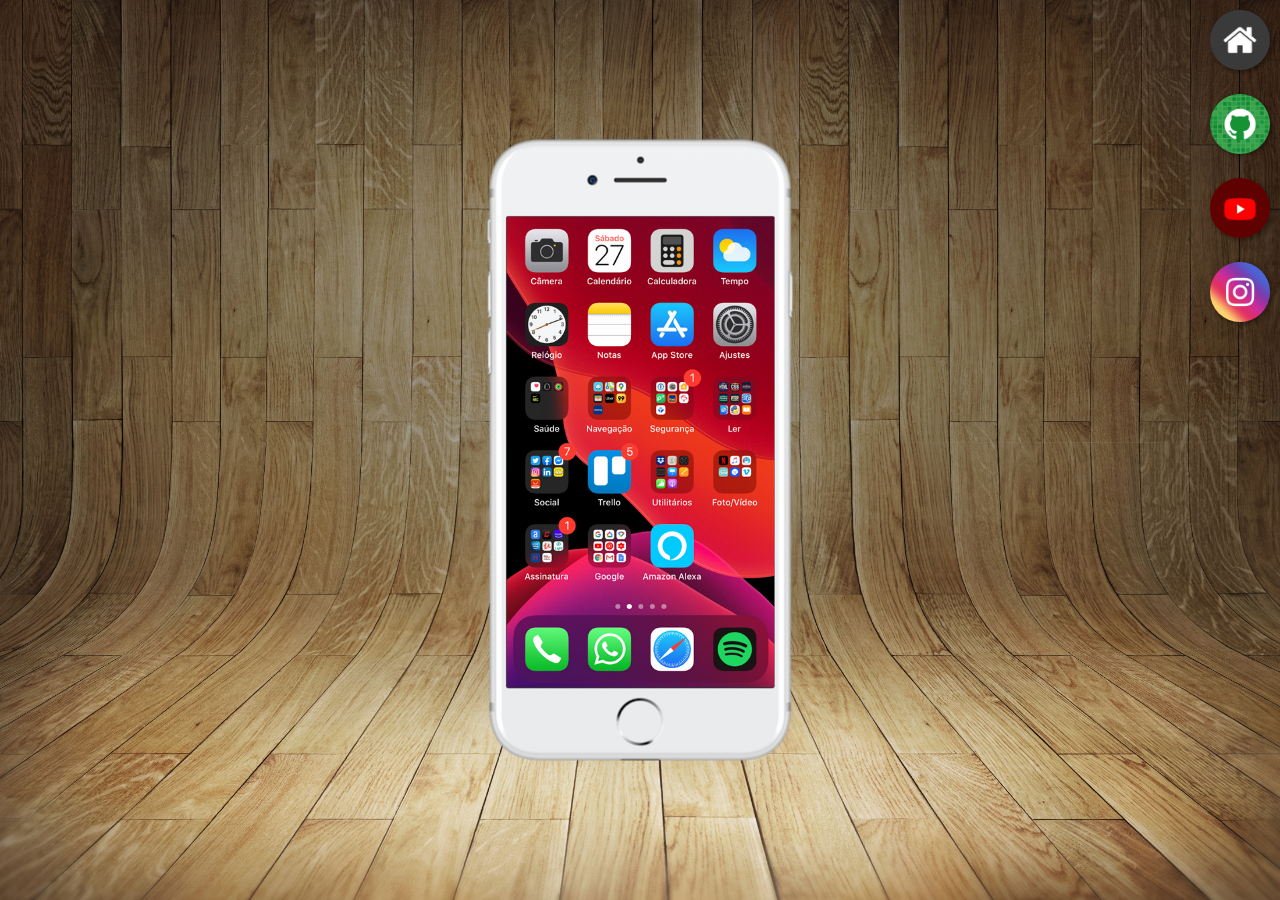
<file: index.html>
<!DOCTYPE html>
<html lang="pt-br">
<head>
    <meta charset="UTF-8">
    <meta http-equiv="X-UA-Compatible" content="IE=edge">
    <meta name="viewport" content="width=device-width, initial-scale=1.0">
    <link rel="stylesheet" href="estilo/base.css">
    <link rel="shortcut icon" href="favicon.ico" type="image/x-icon">
    <title>Projeto Iphone</title>
</head>

<body>
    <section id="telefone">
        <iframe name="iframe" src="paginas/home.html" id="iframe" frameborder="0">O seu navegador não é conpativel com Iframe</iframe>
    </section>
    
    <section id="redes-socias">
        <a href="paginas/home.html" target="iframe"><img src="imagens/logo-home.jpg" alt="Inicio"></a> <br>
        

        <a href="paginas/github.html" target="iframe"><img src="imagens/logo-github.jpg" alt="Imagem-Github"></a> <br>

        <a href="paginas/youtube.html" target="iframe"><img src="imagens/logo-youtube.jpg" alt="Imagem-Youtube"></a> <br>

        <a href="paginas/instagram.html" target="iframe"><img src="imagens/logo-instagram.jpg" alt="Imagem-instagram"></a>
    
    </section>
</body>
</html>
</file>
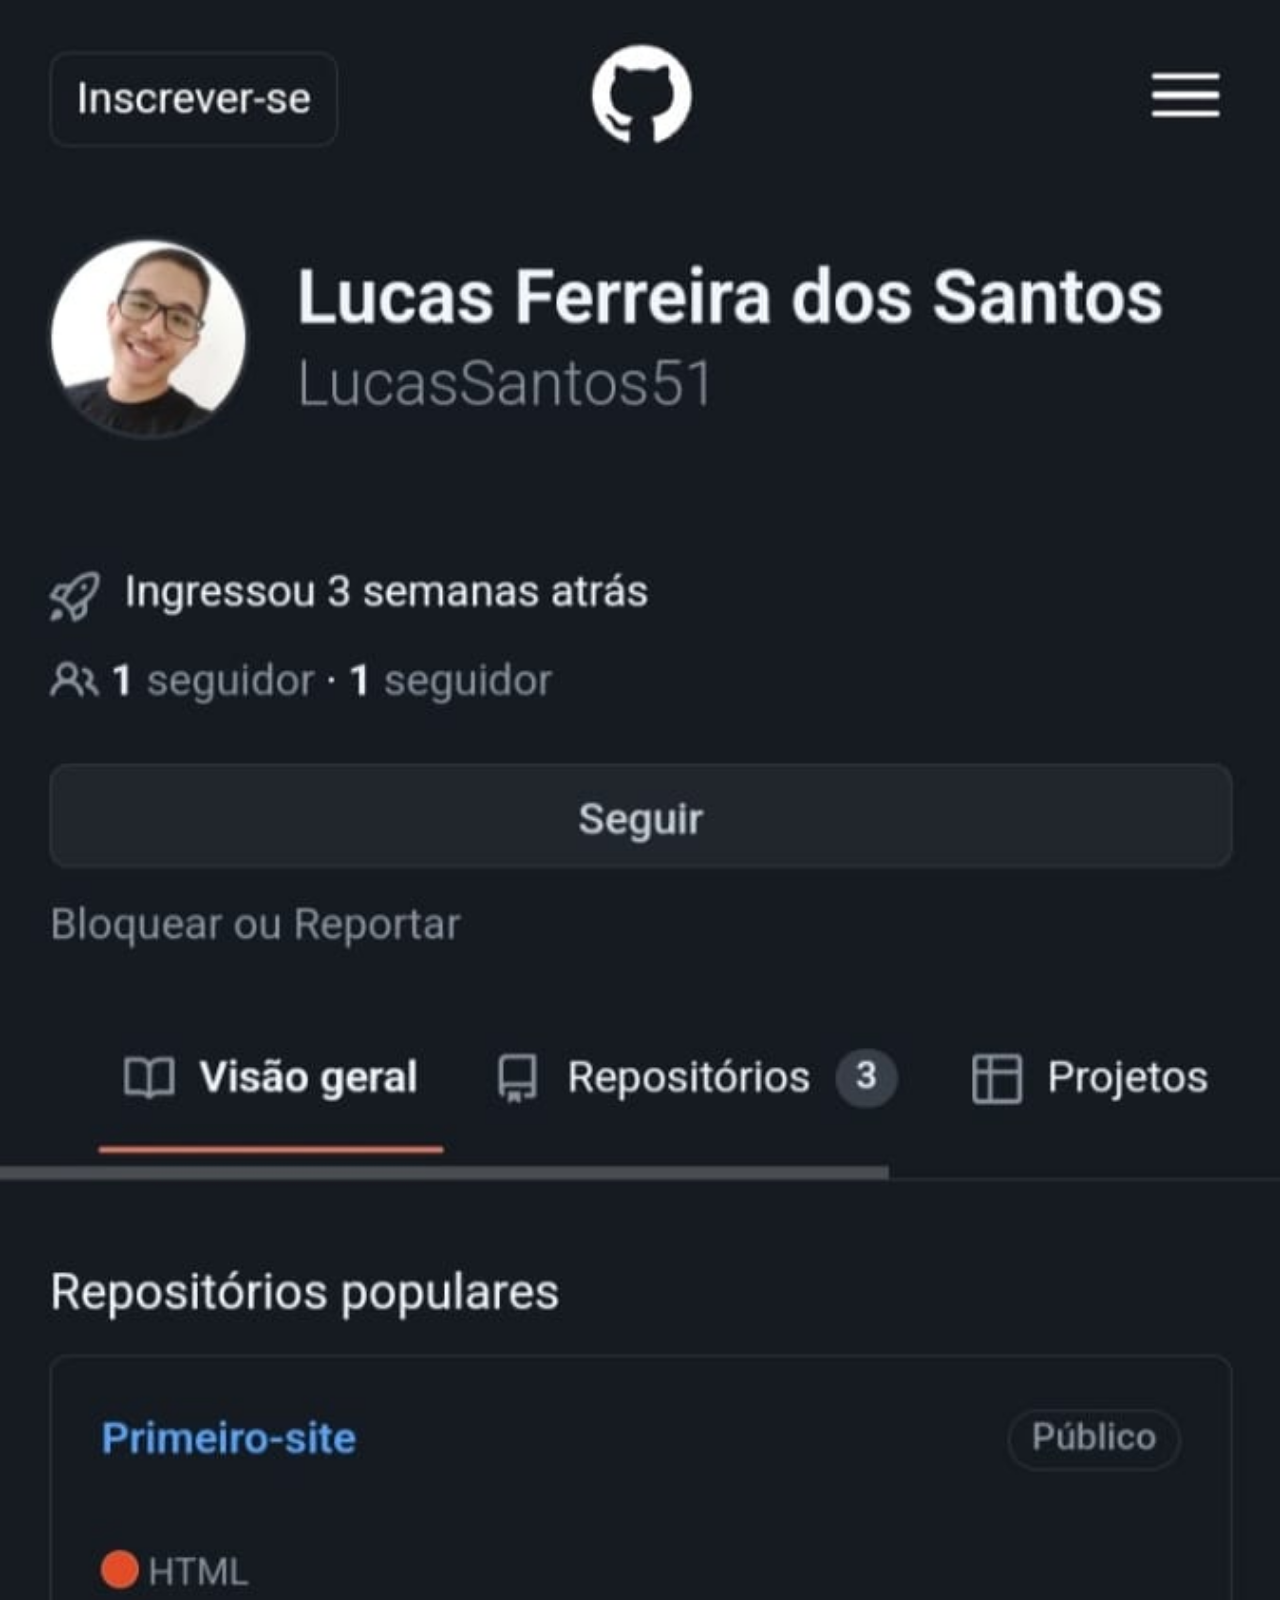
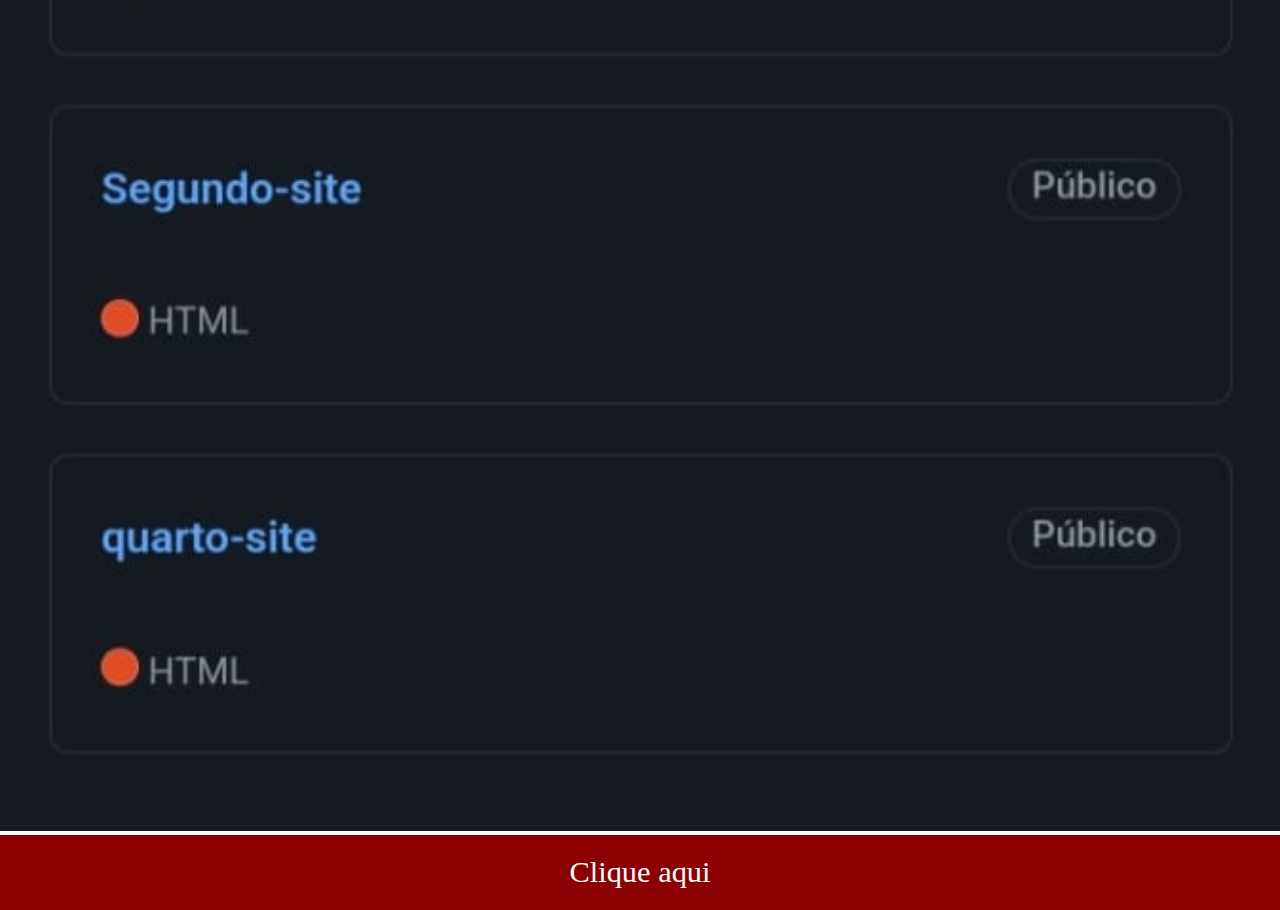
<file: paginas/github.html>
<!DOCTYPE html>
<html lang="pt-br">
<head>
    <meta charset="UTF-8">
    <meta http-equiv="X-UA-Compatible" content="IE=edge">
    <meta name="viewport" content="width=device-width, initial-scale=1.0">
    <title>Document</title>
</head>
<style>
    *{
        margin: 0px;
        padding: 0px;
    }
    ::-webkit-scrollbar{
        width: 0px;
        height: 0px;
    }
    img{
        width: 100vw;
    }

    a{  display: block;
        background-color: darkred;
        color: white;
        text-align: center;
        text-decoration: none;
        font-size: 1.9em;
        padding: 20px;
    }
    a:hover{
        background-color: red;
        color: beige;
        text-decoration: underline;
    }
    
</style>
<body>
    <img src="../imagens/tela-github.jpeg" alt="Github"><br>
    <a href="https://github.com/LucasSantos51" target="_blank">Clique aqui</a>
<body>
</body>
</html>
</file>
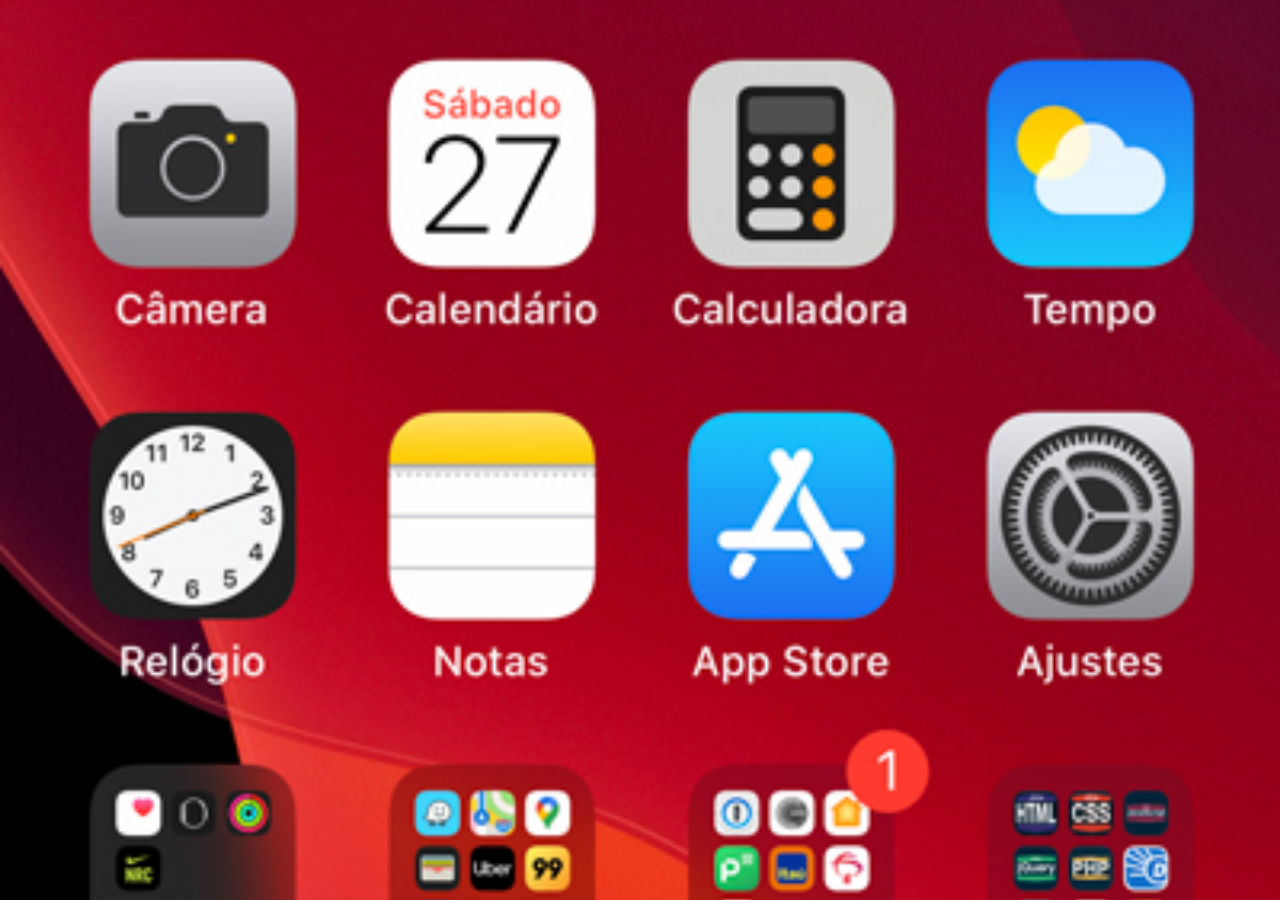
<file: paginas/home.html>
<!DOCTYPE html>
<html lang="pt-br">
<head>
    <meta charset="UTF-8">
    <meta http-equiv="X-UA-Compatible" content="IE=edge">
    <meta name="viewport" content="width=device-width, initial-scale=1.0">
    <title>Document</title>
</head>
<style>
    *{
        margin: 0px;
        padding: 0px;
    }
    body{
        background: black url(../imagens/tela-home.jpg) top center no-repeat fixed;
        background-size: cover;
        
    }
</style>
<body>
    
</body>
</html>
</file>
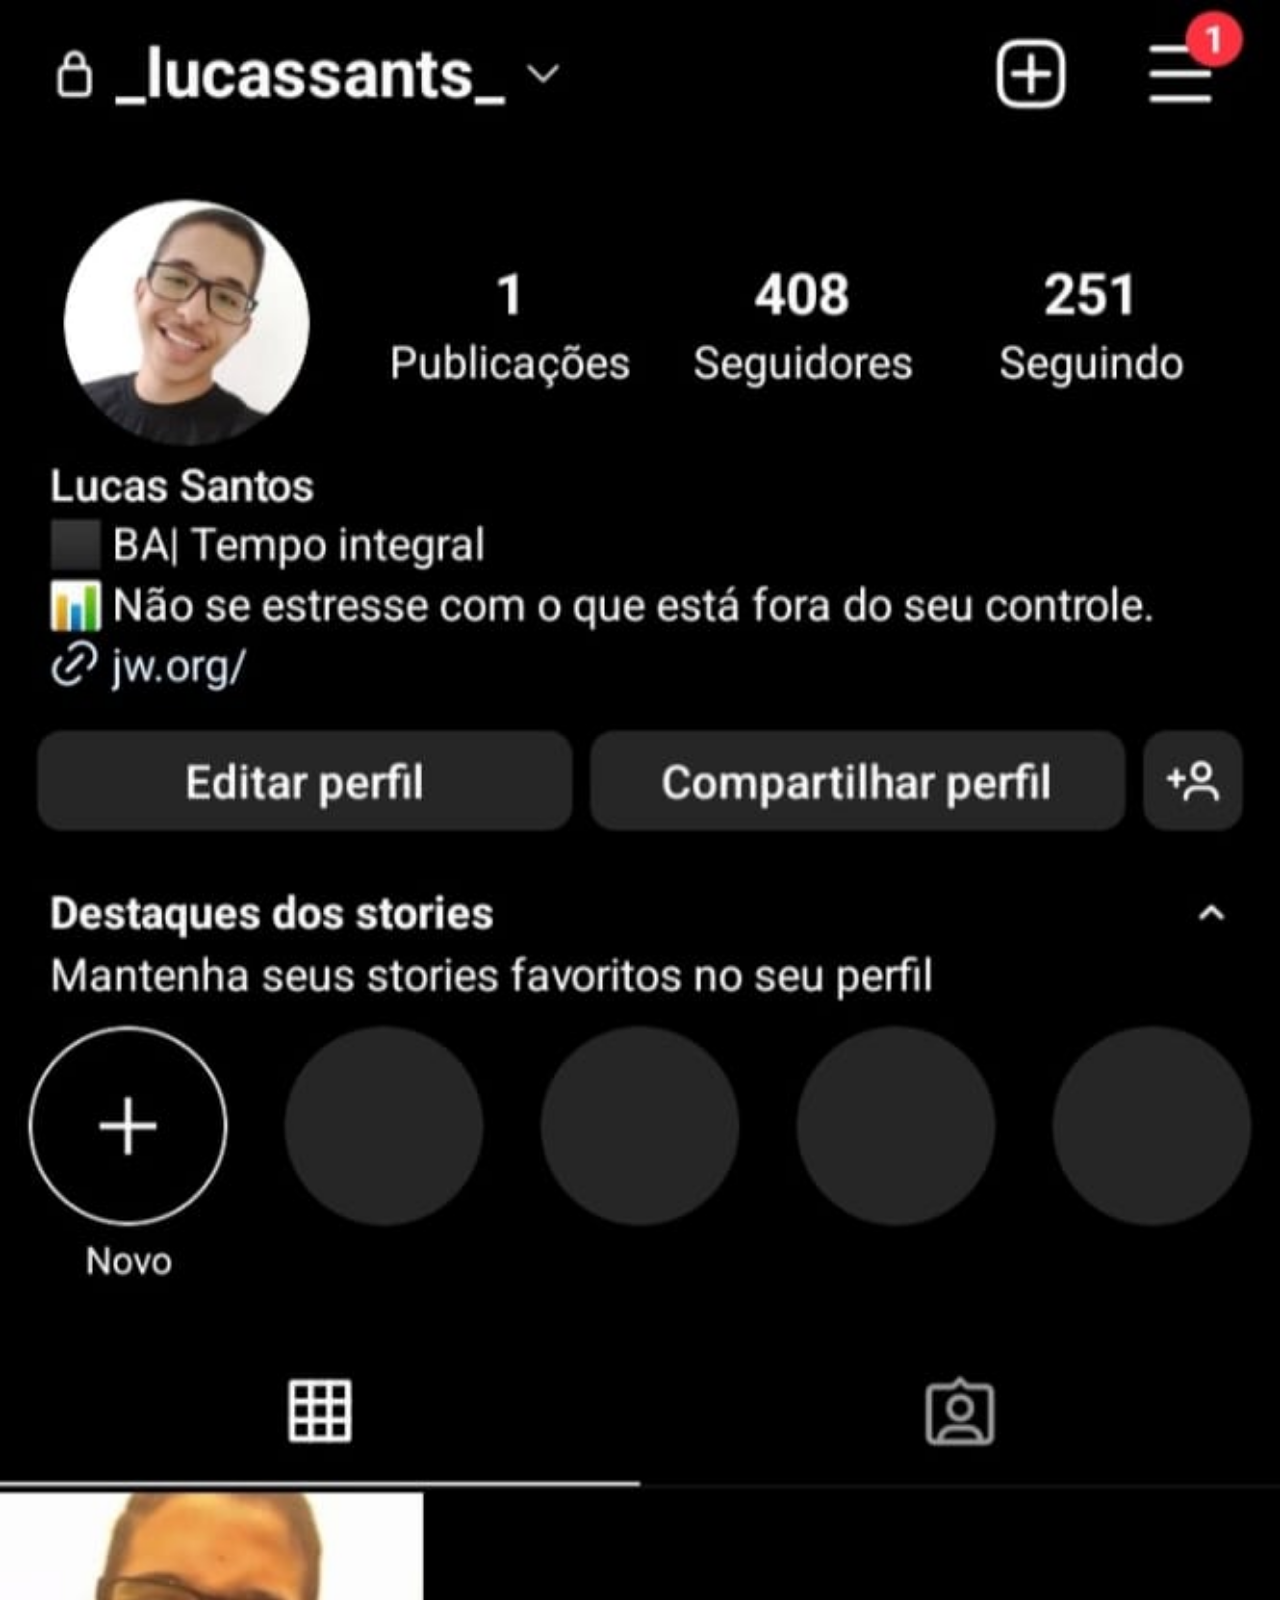
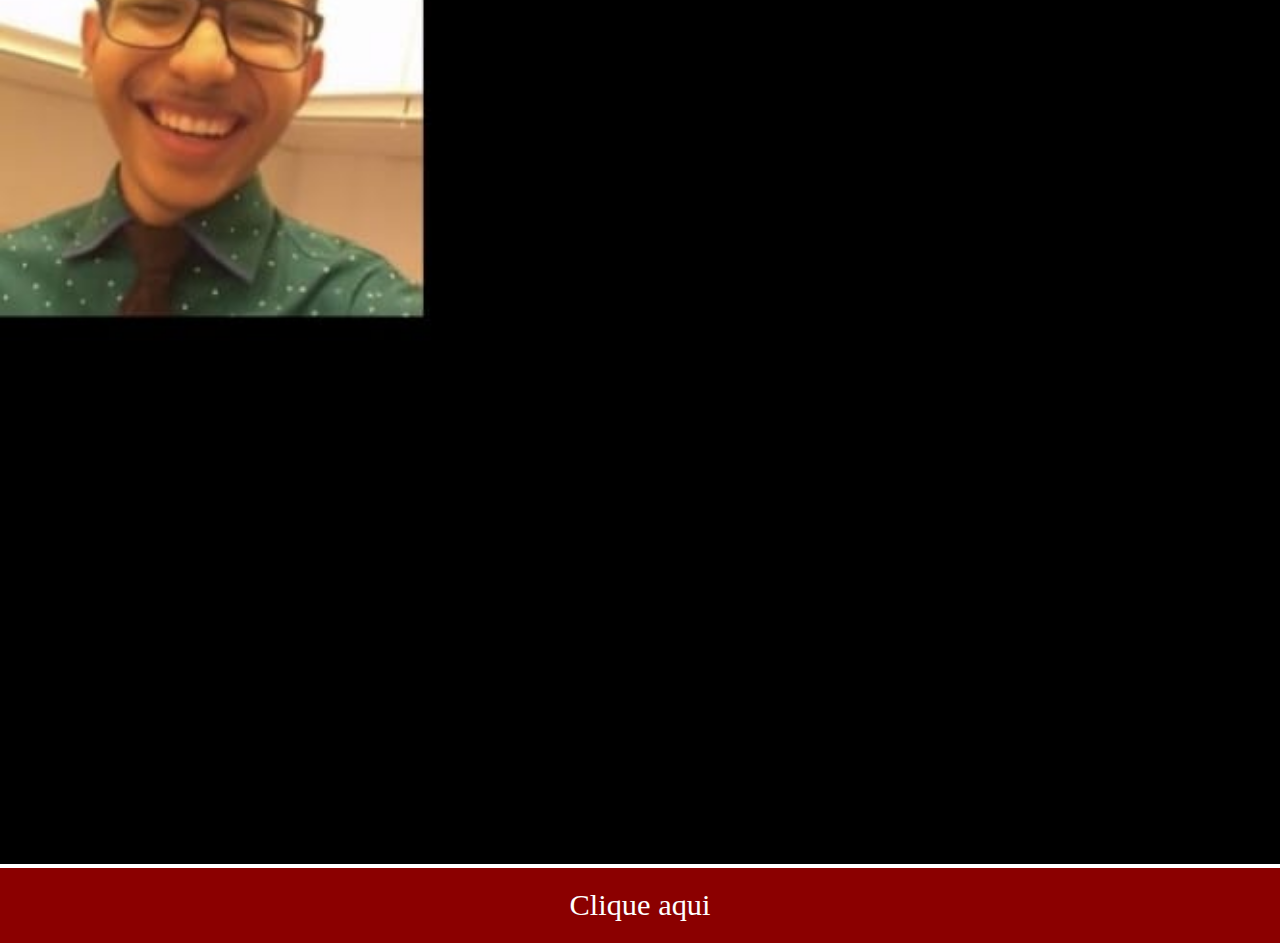
<file: paginas/instagram.html>
<!DOCTYPE html>
<html lang="pt-br">
<head>
    <meta charset="UTF-8">
    <meta http-equiv="X-UA-Compatible" content="IE=edge">
    <meta name="viewport" content="width=device-width, initial-scale=1.0">
    <title>Document</title>
</head>
<style>
    *{
        margin: 0px;
        padding: 0px;
    }
    ::-webkit-scrollbar{
        width: 0px;
        height: 0px;
    }
    img{
        width: 100vw;
    }

    a{  display: block;
        background-color: darkred;
        color: white;
        text-align: center;
        text-decoration: none;
        font-size: 1.9em;
        padding: 20px;
    }
    a:hover{
        background-color: red;
        color: beige;
        text-decoration: underline;
    }
    
</style>
<body>
    <img src="../imagens/tela-instagram.jpeg" alt="Instagram"><br>
    <a href="https://www.instagram.com/_lucassants_/" target="_blank">Clique aqui</a>
<body>
</body>
</html>
</file>
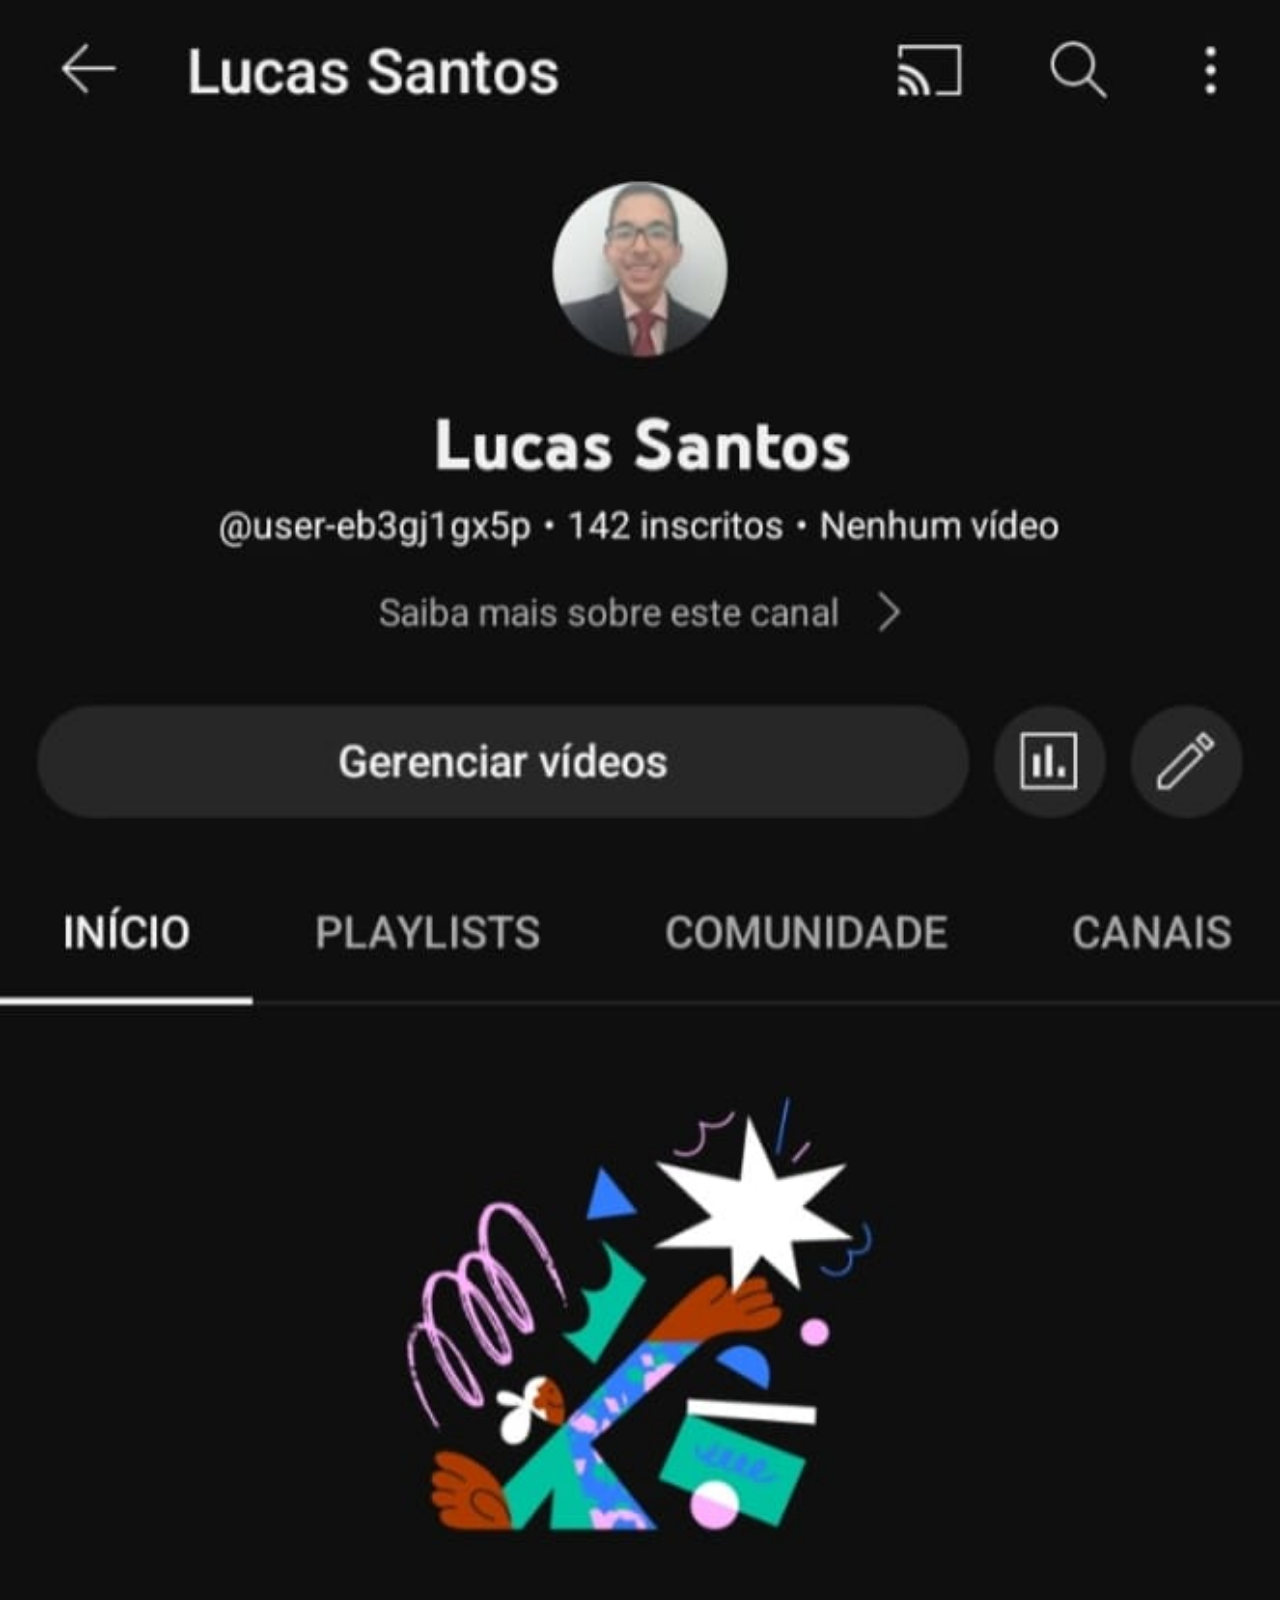
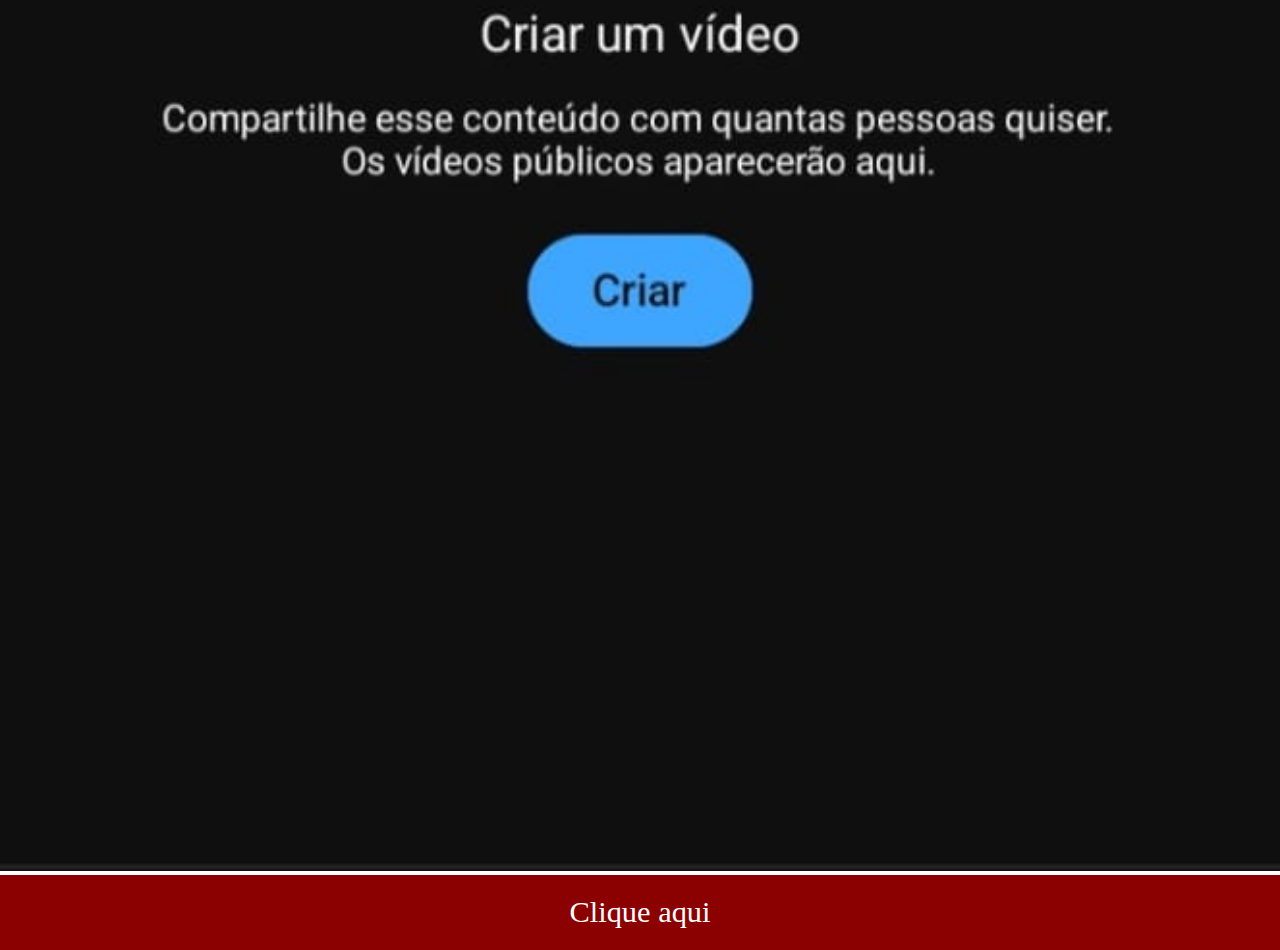
<file: paginas/youtube.html>
<!DOCTYPE html>
<html lang="pt-br">
<head>
    <meta charset="UTF-8">
    <meta http-equiv="X-UA-Compatible" content="IE=edge">
    <meta name="viewport" content="width=device-width, initial-scale=1.0">
    <title>Document</title>
</head>
<style>
    *{
        margin: 0px;
        padding: 0px;
    }
    ::-webkit-scrollbar{
        width: 0px;
        height: 0px;
    }
    img{
        width: 100vw;
    }

    a{  display: block;
        background-color: darkred;
        color: white;
        text-align: center;
        text-decoration: none;
        font-size: 1.9em;
        padding: 20px;
    }
    a:hover{
        background-color: red;
        color: beige;
        text-decoration: underline;
    }
    
</style>
<body>
    <img src="../imagens/tela-youtube.jpeg" alt="Youtube"><br>
    <a href="https://www.youtube.com/channel/UCqXMcvCwfz53-6Q-o-0kThg" target="_blank">Clique aqui</a>
</body>
</html>
</file>
<file: estilo/base.css>
@charset "UTF-8";

*{
    margin:0px;
    padding:0px;
}

html, body{
    height: 100vh;
    width: 100vw;
}

body{
    background: #deb887 url(../imagens/fundo-madeira.jpg) no-repeat top center fixed;
    background-size: cover;
}

main{
    position:relative;
}

section#telefone{
    background: url(../imagens/frame-iphone.png) center center no-repeat;
    background-size: contain;
    width: 311px;
    height: 627px;
    position: absolute;
    top: 50%;
    left:50%;
    transform: translate(-50%, -50%);
}

iframe#iframe{
    position: relative;
    top: 80px;
    left: 22px;
    width: 268px;
    height: 471px;
}



section#redes-socias{
    text-align: right;
}

section#redes-socias img{
   border-radius: 50%;
   width: 60px;
   margin: 10px;
   box-shadow: 2px 2px 5px rgba(0, 0, 0, 0.411);
   box-sizing: border-box;
} 

section#redes-socias img:hover{
    border: 2px solid rgba(255, 255, 255, 0.603);
    transform: translate(-3px, -3px);
    box-shadow: 5px 5px 10px rgba(0, 0, 0, 0.658);
    transition-duration: .4s;
}
</file>
